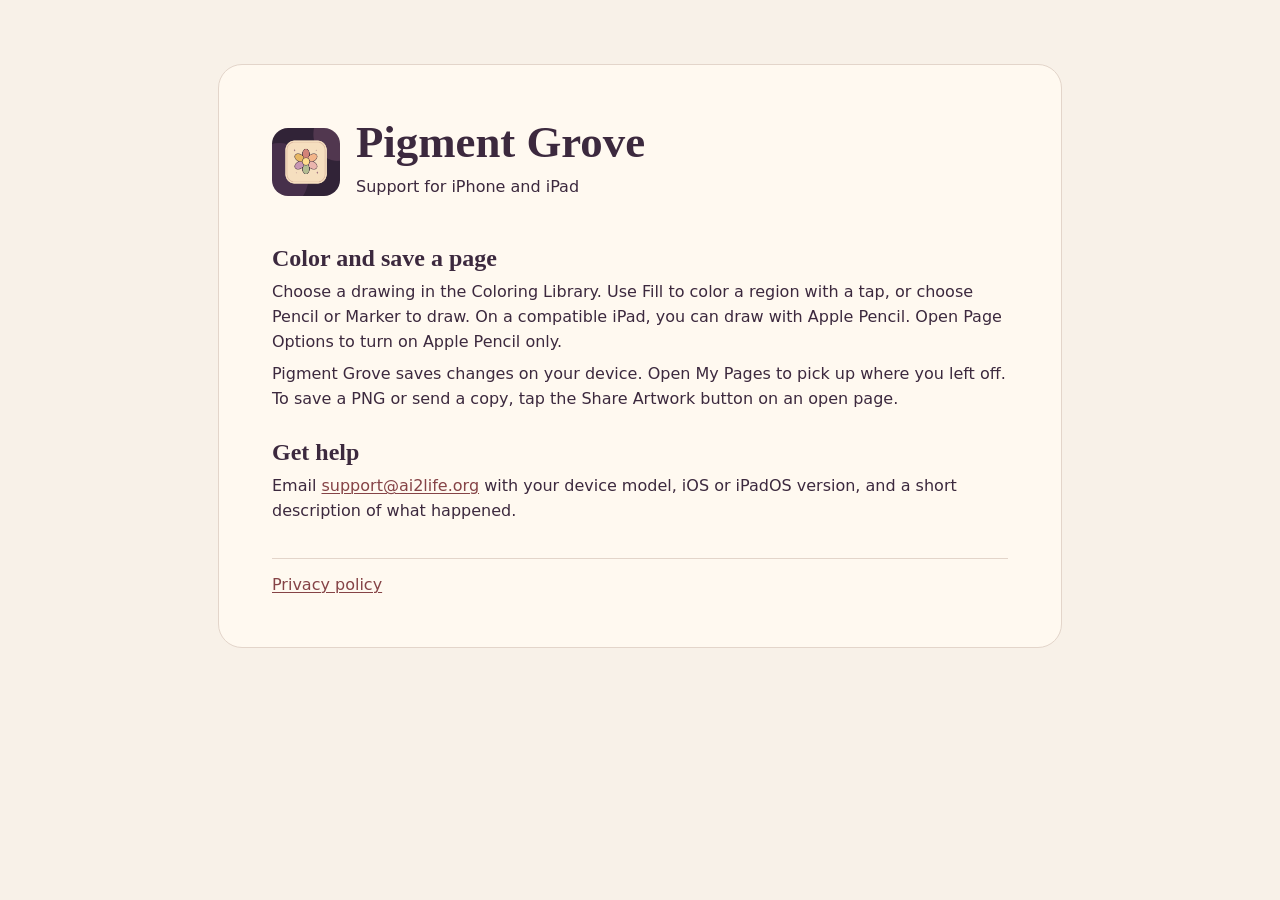
<file: index.html>
<!doctype html>
<html lang="en">
<head>
<meta charset="utf-8">
<meta name="viewport" content="width=device-width, initial-scale=1">
<title>Pigment Grove Support</title>
<meta name="description" content="Get help with Pigment Grove, the offline coloring book for iPhone and iPad.">
<link rel="icon" href="icon.png">
<link rel="stylesheet" href="style.css">
</head>
<body>
<main>
  <header>
    <img src="icon.png" alt="" width="68" height="68">
    <div><h1>Pigment Grove</h1><p>Support for iPhone and iPad</p></div>
  </header>
  <section>
    <h2>Color and save a page</h2>
    <p>Choose a drawing in the Coloring Library. Use Fill to color a region with a tap, or choose Pencil or Marker to draw. On a compatible iPad, you can draw with Apple Pencil. Open Page Options to turn on Apple Pencil only.</p>
    <p>Pigment Grove saves changes on your device. Open My Pages to pick up where you left off. To save a PNG or send a copy, tap the Share Artwork button on an open page.</p>
  </section>
  <section>
    <h2>Get help</h2>
    <p>Email <a href="mailto:support@ai2life.org?subject=Pigment%20Grove%20Support">support@ai2life.org</a> with your device model, iOS or iPadOS version, and a short description of what happened.</p>
  </section>
  <footer><a href="privacy/">Privacy policy</a></footer>
</main>
</body>
</html>
</file>
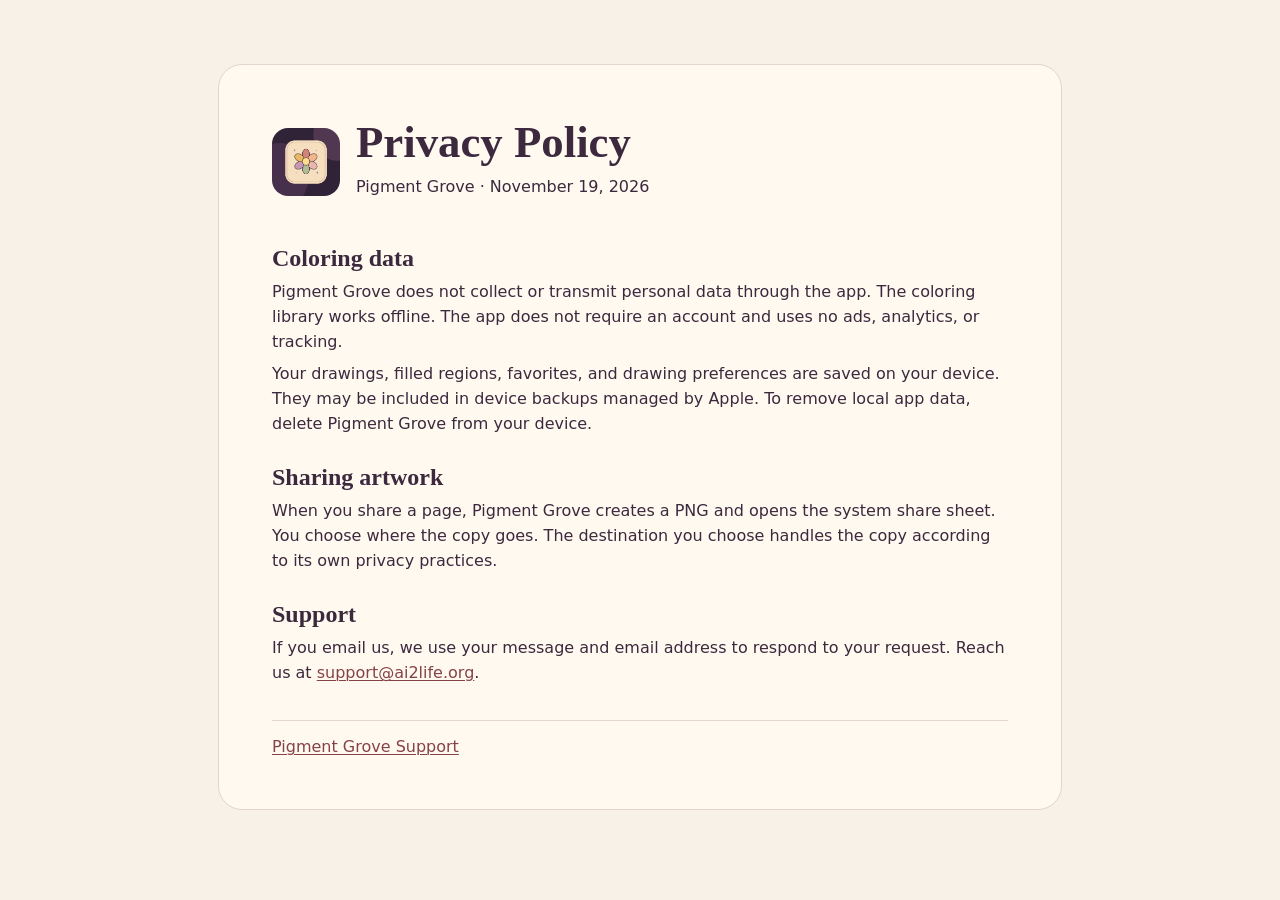
<file: privacy/index.html>
<!doctype html>
<html lang="en">
<head>
<meta charset="utf-8">
<meta name="viewport" content="width=device-width, initial-scale=1">
<title>Pigment Grove Privacy Policy</title>
<link rel="icon" href="../icon.png">
<link rel="stylesheet" href="../style.css">
</head>
<body>
<main>
  <header>
    <img src="../icon.png" alt="" width="68" height="68">
    <div><h1>Privacy Policy</h1><p>Pigment Grove · November 19, 2026</p></div>
  </header>
  <section>
    <h2>Coloring data</h2>
    <p>Pigment Grove does not collect or transmit personal data through the app. The coloring library works offline. The app does not require an account and uses no ads, analytics, or tracking.</p>
    <p>Your drawings, filled regions, favorites, and drawing preferences are saved on your device. They may be included in device backups managed by Apple. To remove local app data, delete Pigment Grove from your device.</p>
  </section>
  <section>
    <h2>Sharing artwork</h2>
    <p>When you share a page, Pigment Grove creates a PNG and opens the system share sheet. You choose where the copy goes. The destination you choose handles the copy according to its own privacy practices.</p>
  </section>
  <section>
    <h2>Support</h2>
    <p>If you email us, we use your message and email address to respond to your request. Reach us at <a href="mailto:support@ai2life.org?subject=Pigment%20Grove%20Privacy">support@ai2life.org</a>.</p>
  </section>
  <footer><a href="../">Pigment Grove Support</a></footer>
</main>
</body>
</html>
</file>
<file: style.css>
:root {
  color-scheme: light;
  font-family: -apple-system, BlinkMacSystemFont, system-ui, sans-serif;
  color: #3c293e;
  background: #f8f1e8;
}
body { margin: 0; padding: clamp(1rem, 5vw, 4rem); }
main {
  max-width: 46rem;
  margin: auto;
  padding: clamp(1.2rem, 5vw, 3.3rem);
  border: 1px solid #e3d5ca;
  border-radius: 1.5rem;
  background: #fff9f0;
}
header { display: flex; align-items: center; gap: 1rem; margin-bottom: 2.4rem; }
header img { border-radius: 1rem; }
h1, h2 { font-family: Georgia, serif; line-height: 1.1; }
h1 { font-size: clamp(1.85rem, 6vw, 2.8rem); margin: 0 0 .25rem; }
h2 { margin: 1.75rem 0 .4rem; }
p { line-height: 1.57; margin: .45rem 0; }
a { color: #854346; text-decoration-thickness: .08em; text-underline-offset: .15em; }
a:focus-visible { outline: 2px solid currentColor; outline-offset: .24em; border-radius: .1em; }
footer { margin-top: 2.2rem; padding-top: 1rem; border-top: 1px solid #e3d5ca; }
</file>
